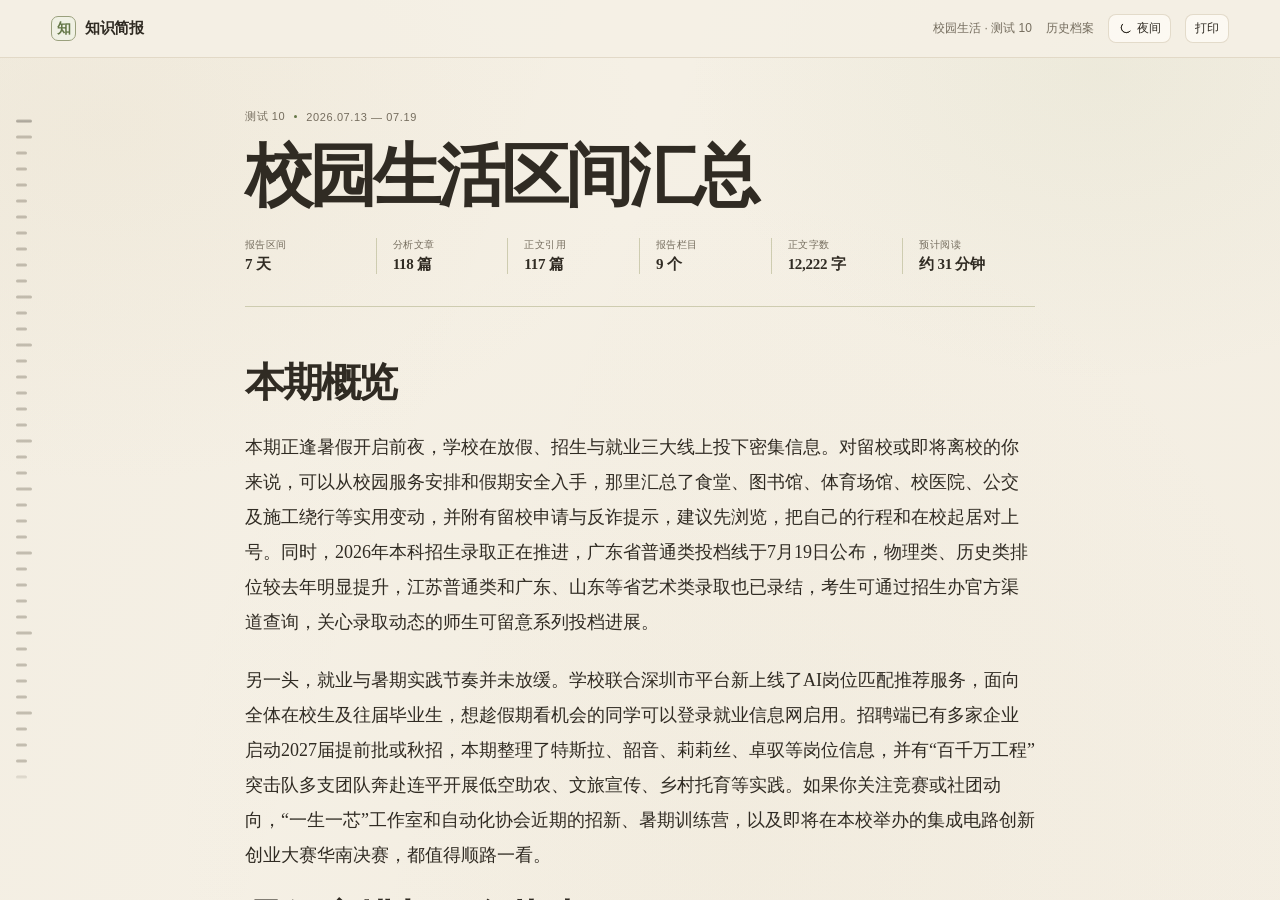
<file: index.html>
<!doctype html>
<html lang="zh-CN">
  <head>
    <meta charset="UTF-8" />
    <meta name="viewport" content="width=device-width, initial-scale=1.0" />
    <meta name="theme-color" content="#f5f0e5" />
    <meta name="description" content="知识简报公开阅读页原型" />
    <title>知识简报 · 校园生活周报</title>
    <script type="module" crossorigin src="./assets/report-C4u0agL7.js"></script>
    <link rel="modulepreload" crossorigin href="./assets/public-report-ChOg08Ji.js">
    <link rel="stylesheet" crossorigin href="./assets/public-report-DPh4A_dp.css">
    <link rel="stylesheet" crossorigin href="./assets/report-feLMW8NX.css">
  </head>
  <body>
    <div id="public-report-app"></div>
  </body>
</html>
</file>
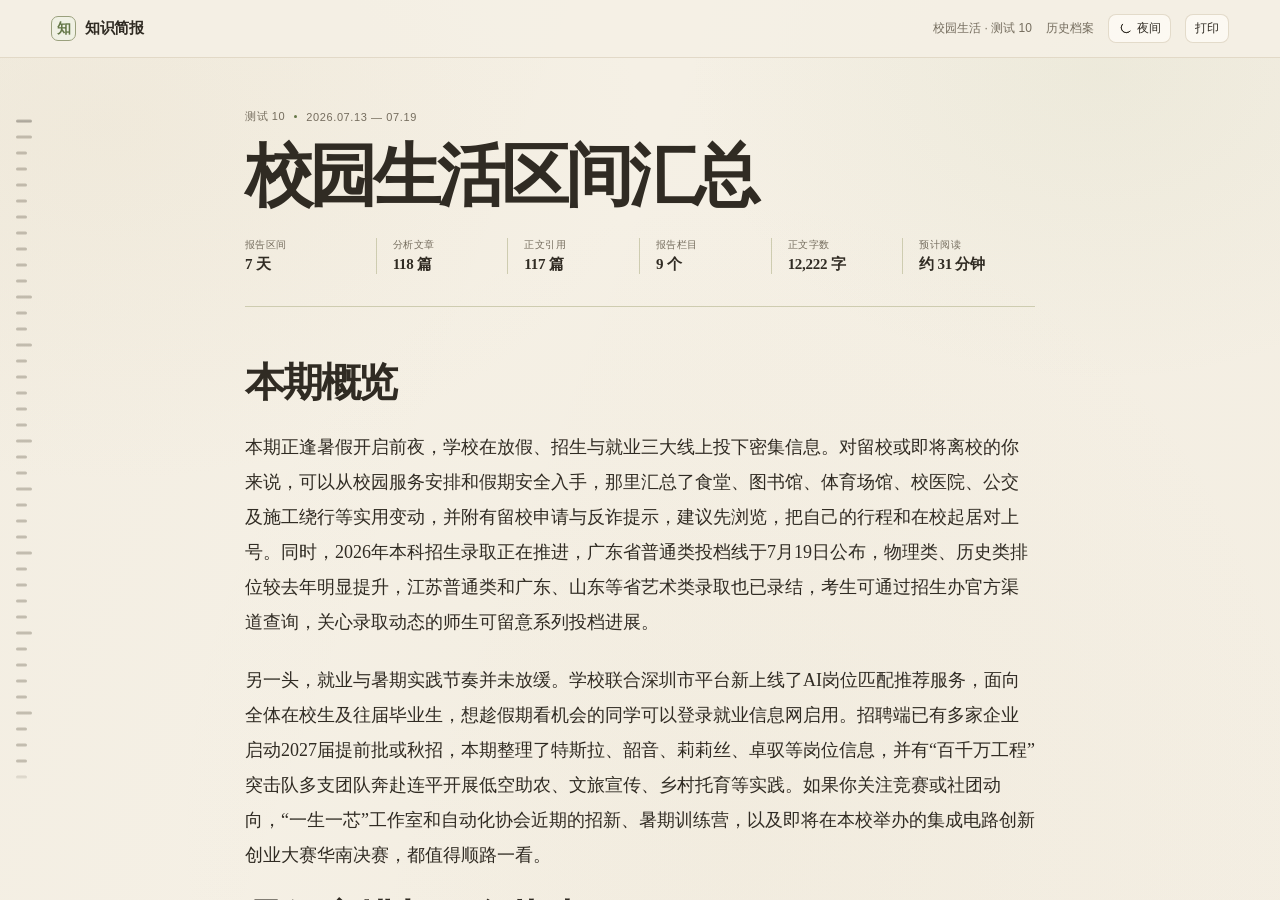
<file: reports/daily-2026-07-27--07820ab165f3/index.html>
<!doctype html>
<html lang="zh-CN">
  <head>
    <meta charset="UTF-8" />
    <meta name="viewport" content="width=device-width, initial-scale=1.0" />
    <meta name="theme-color" content="#f5f0e5" />
    <meta name="description" content="知识简报公开阅读页原型" />
    <title>知识简报 · 报告</title>
    <script type="module" crossorigin src="../../assets/report-C4u0agL7.js"></script>
    <link rel="modulepreload" crossorigin href="../../assets/public-report-ChOg08Ji.js">
    <link rel="stylesheet" crossorigin href="../../assets/public-report-DPh4A_dp.css">
    <link rel="stylesheet" crossorigin href="../../assets/report-feLMW8NX.css">
  </head>
  <body>
    <div id="public-report-app"></div>
  </body>
</html>
</file>
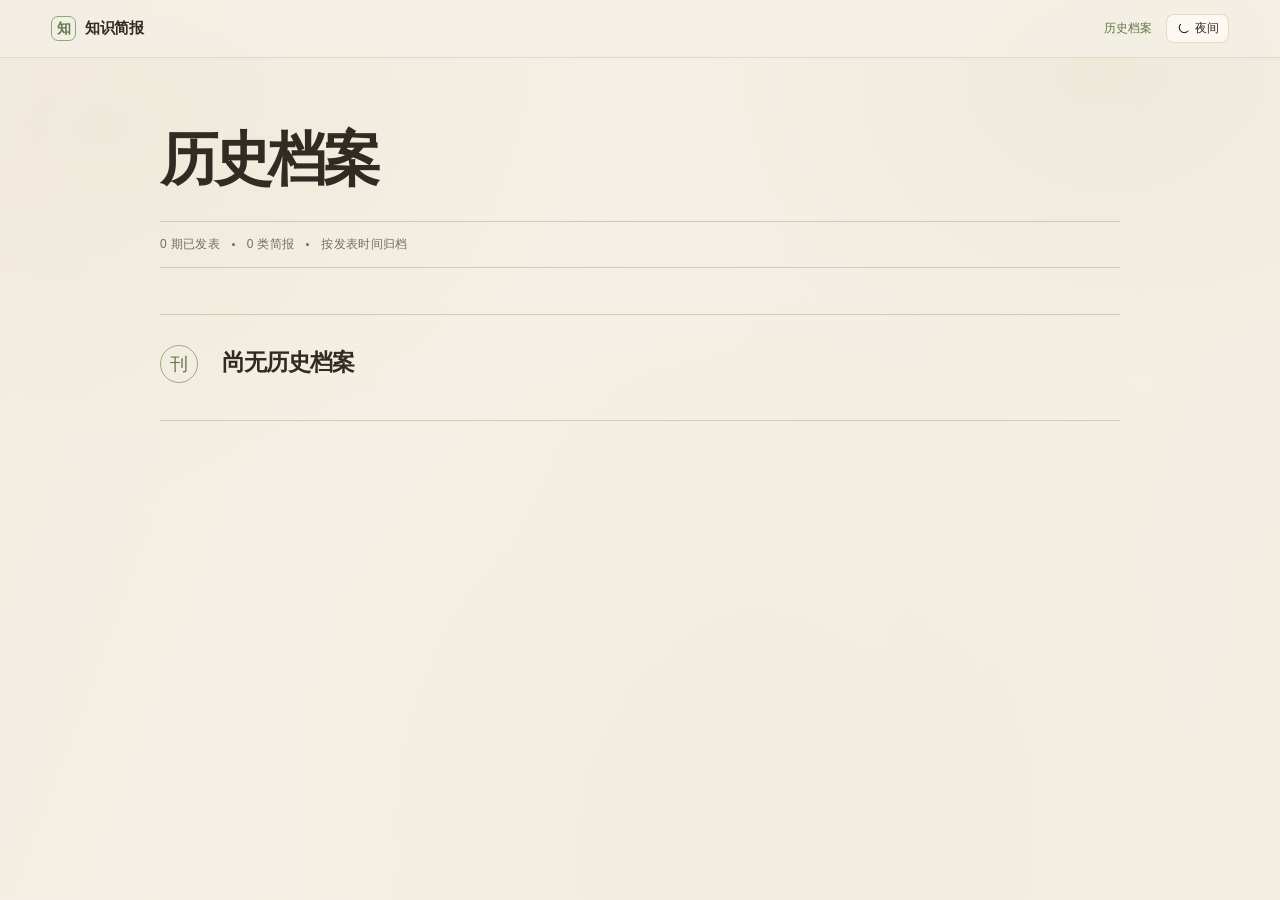
<file: archive.html>
<!doctype html>
<html lang="zh-CN">
  <head>
    <meta charset="UTF-8" />
    <meta name="viewport" content="width=device-width, initial-scale=1.0" />
    <meta name="theme-color" content="#f5f0e5" />
    <meta name="description" content="知识简报历史档案" />
    <title>历史档案 · 知识简报</title>
    <script type="module" crossorigin src="./assets/archive-pRGM8UZ7.js"></script>
    <link rel="modulepreload" crossorigin href="./assets/public-report-ChOg08Ji.js">
    <link rel="stylesheet" crossorigin href="./assets/public-report-DPh4A_dp.css">
  </head>
  <body>
    <div id="public-report-app"></div>
  </body>
</html>
</file>
<file: assets/public-report-DPh4A_dp.css>
:root{--lightningcss-light:initial;--lightningcss-dark: ;color-scheme:light;--vk-bg-quiet:#f5f0e5;--vk-bg-center:#fcfaf4;--vk-bg-panel:#fffdf7;--vk-bg-hover:#ece5d5;--vk-border:#ded5c2;--vk-accent:#9aad75;--vk-accent-strong:#647747;--vk-text:#302b23;--vk-muted:#756d5e;--vk-divider-subtle:color-mix(in srgb, var(--vk-accent) 23%, var(--vk-border));--vk-action-bg:#3e4b2e;--vk-action-fg:#fffdf7;--vk-radius-control:8px;--vk-radius-input:10px;--vk-radius-surface:12px;--vk-radius-feature:14px;--vk-radius-pill:999px;--vk-space-xs:4px;--vk-space-control:8px;--vk-space-cluster:12px;--vk-space-panel:16px;--vk-space-section:24px;--vk-space-page:32px;--vk-type-meta-size:.6875rem;--vk-type-label-size:.75rem;--vk-ease-out:cubic-bezier(.23, 1, .32, 1)}:root[data-theme=night]{--lightningcss-light: ;--lightningcss-dark:initial;color-scheme:dark;--vk-bg-quiet:#171a17;--vk-bg-center:#20231e;--vk-bg-panel:#262920;--vk-bg-hover:#30352a;--vk-border:#525646;--vk-accent:#9fae76;--vk-accent-strong:#c5d29d;--vk-text:#f0ebde;--vk-muted:#b8b2a4;--vk-divider-subtle:color-mix(in srgb, var(--vk-accent) 27%, var(--vk-border));--vk-action-bg:#d4dfad;--vk-action-fg:#202319}*{box-sizing:border-box}html,body,#public-report-app{width:100%;height:100%}html{background:var(--vk-bg-quiet)}body{color:var(--vk-text);background:radial-gradient(ellipse at 8% 14%, #d8cba921, transparent 34rem), radial-gradient(ellipse at 86% 8%, color-mix(in srgb, var(--vk-accent) 8%, transparent), transparent 26rem), radial-gradient(ellipse at 58% 92%, #c9b9900f, transparent 36rem), linear-gradient(110deg, #ab997808, transparent 38%, #a78b6505), var(--vk-bg-quiet);-webkit-font-smoothing:antialiased;text-rendering:optimizelegibility;margin:0;font-family:Songti SC,STSong,Noto Serif CJK SC,Source Han Serif SC,Iowan Old Style,Georgia,serif}body:before{z-index:0;pointer-events:none;opacity:.14;mix-blend-mode:multiply;background-image:url("data:image/svg+xml,%3Csvg viewBox='0 0 360 260' xmlns='http://www.w3.org/2000/svg'%3E%3Cfilter id='xuan-paper'%3E%3CfeTurbulence type='fractalNoise' baseFrequency='.012%20.16' numOctaves='4' seed='13'/%3E%3CfeColorMatrix type='saturate' values='0'/%3E%3C/filter%3E%3Crect width='100%25' height='100%25' filter='url(%23xuan-paper)' opacity='.5'/%3E%3C/svg%3E");background-size:360px 260px;position:fixed;inset:0}:root[data-theme=night] body{background:radial-gradient(ellipse at 8% 14%, #7d785f14, transparent 34rem), radial-gradient(ellipse at 86% 8%, color-mix(in srgb, var(--vk-accent) 8%, transparent), transparent 26rem), radial-gradient(ellipse at 58% 92%, #88795e0f, transparent 36rem), linear-gradient(110deg, #88936e0d, transparent 38%, #a18f6d08), var(--vk-bg-quiet)}:root[data-theme=night] body:before{opacity:.18;mix-blend-mode:soft-light}button,a{font:inherit}a{color:inherit}button:focus-visible,a:focus-visible{outline:2px solid color-mix(in srgb, var(--vk-accent-strong) 74%, transparent);outline-offset:3px}.public-report-page{z-index:1;width:100%;height:100%;position:relative}.public-report-reader{scroll-behavior:smooth;width:100%;height:100%;overflow:auto}.public-report-topbar{z-index:10;border-bottom:1px solid color-mix(in srgb, var(--vk-border) 84%, transparent);background:color-mix(in srgb, var(--vk-bg-quiet) 84%, transparent);-webkit-backdrop-filter:blur(18px)saturate(120%);justify-content:space-between;align-items:center;height:58px;padding:0 clamp(18px,4vw,58px);display:flex;position:sticky;top:0}.public-report-brand{color:var(--vk-text);letter-spacing:-.025em;align-items:center;gap:9px;font-size:15px;font-weight:650;text-decoration:none;display:inline-flex}.public-report-brand-mark{border:1px solid color-mix(in srgb, var(--vk-accent-strong) 56%, var(--vk-border));background:color-mix(in srgb, var(--vk-accent) 15%, var(--vk-bg-panel));width:25px;height:25px;color:var(--vk-accent-strong);border-radius:7px;place-items:center;font-size:14px;font-weight:700;display:grid}.public-report-actions{color:var(--vk-muted);align-items:center;gap:14px;font-family:-apple-system,BlinkMacSystemFont,SF Pro Text,PingFang SC,sans-serif;font-size:12px;display:inline-flex}.public-report-archive-link{color:var(--vk-muted);transition:color .14s var(--vk-ease-out);text-decoration:none}.public-report-archive-link:hover,.public-report-archive-link.is-current{color:var(--vk-accent-strong)}.public-report-actions button{border:1px solid color-mix(in srgb, var(--vk-border) 84%, transparent);border-radius:var(--vk-radius-control);background:color-mix(in srgb, var(--vk-bg-panel) 72%, transparent);color:var(--vk-text);cursor:pointer;transition:background-color .12s var(--vk-ease-out), border-color .12s var(--vk-ease-out);padding:5px 9px}.public-report-actions button:hover{border-color:color-mix(in srgb, var(--vk-accent-strong) 36%, var(--vk-border));background:var(--vk-bg-panel)}.public-report-theme-toggle{align-items:center;gap:5px;display:inline-flex}.public-report-theme-toggle svg{fill:none;stroke:currentColor;stroke-linecap:round;stroke-linejoin:round;stroke-width:1.7px;width:14px;height:14px}::view-transition-old(root){mix-blend-mode:normal;animation:none}::view-transition-new(root){mix-blend-mode:normal;animation:none}::view-transition-old(root){z-index:1}::view-transition-new(root){z-index:20}.public-report-article{width:min(100% - 40px,790px);margin:0 auto;padding:clamp(32px,4vw,56px) 0 64px}.public-report-hero{border-bottom:1px solid var(--vk-divider-subtle);padding-bottom:32px}.public-report-issue{color:var(--vk-muted);letter-spacing:.055em;align-items:center;gap:9px;font-family:-apple-system,BlinkMacSystemFont,SF Pro Text,PingFang SC,sans-serif;font-size:11px;display:flex}.public-report-issue i{background:var(--vk-accent-strong);border-radius:50%;width:3px;height:3px;display:inline-block}.public-report-hero-grid{margin-top:16px}.public-report-kicker,.public-report-section-label{color:var(--vk-accent-strong);letter-spacing:.09em;text-transform:uppercase;margin:0 0 10px;font-family:-apple-system,BlinkMacSystemFont,SF Pro Text,PingFang SC,sans-serif;font-size:11px;font-weight:700}.public-report-hero h1{letter-spacing:-.06em;text-wrap:balance;max-width:610px;margin:0;font-size:clamp(42px,6vw,68px);font-weight:600;line-height:1.08}.public-report-facts{grid-template-columns:repeat(6,minmax(0,1fr));gap:0;margin-top:24px;display:grid}.public-report-facts div{border-right:1px solid var(--vk-divider-subtle);gap:3px;min-width:0;padding:0 16px;display:grid}.public-report-facts div:first-child{padding-left:0}.public-report-facts div:last-child{border:0;padding-right:0}.public-report-facts span{color:var(--vk-muted);letter-spacing:.045em;font-family:-apple-system,BlinkMacSystemFont,SF Pro Text,PingFang SC,sans-serif;font-size:10px}.public-report-facts strong{color:var(--vk-text);letter-spacing:-.02em;font-size:15px;font-weight:600}.public-report-prose{padding-top:52px;font-size:18px;line-height:1.95}.public-report-load-error{border:1px solid var(--vk-divider-subtle);border-radius:var(--vk-radius-surface);color:var(--vk-muted);margin:52px 0 0;padding:18px 20px;font-size:16px;line-height:1.7}.public-report-prose section+section{margin-top:74px}.public-report-lead{border:1px solid color-mix(in srgb, var(--vk-border) 78%, transparent);border-radius:var(--vk-radius-surface);background:color-mix(in srgb, var(--vk-bg-panel) 58%, transparent);padding:21px 24px 23px}.public-report-prose p{text-wrap:pretty;margin:0 0 1.25em}.public-report-prose h2{max-width:620px;color:var(--vk-text);letter-spacing:-.055em;text-wrap:balance;margin:0 0 24px;scroll-margin-top:82px;font-size:clamp(30px,4vw,40px);font-weight:600;line-height:1.18}.public-report-prose h3{color:var(--vk-text);letter-spacing:-.035em;margin:2.2em 0 .8em;scroll-margin-top:82px;font-size:23px;font-weight:600;line-height:1.28}.public-report-prose h4{color:var(--vk-text);letter-spacing:-.025em;margin:1.8em 0 .72em;scroll-margin-top:82px;font-size:19px;font-weight:650;line-height:1.35}.public-report-prose strong{font-weight:700}.public-report-prose sup{vertical-align:super;margin-left:2px;font-family:-apple-system,BlinkMacSystemFont,SF Pro Text,PingFang SC,sans-serif;font-size:10px;font-weight:700}.public-report-prose sup a{color:var(--vk-accent-strong);text-decoration:none}.public-report-prose blockquote{border-left:3px solid color-mix(in srgb, var(--vk-accent) 72%, transparent);color:color-mix(in srgb, var(--vk-text) 80%, var(--vk-muted));margin:2em 0;padding:3px 0 3px 24px;font-size:20px;font-style:italic;line-height:1.7}.public-report-prose blockquote p{margin:0}.public-report-prose ul,.public-report-prose ol{margin:1.2em 0;padding-left:1.45em}.public-report-prose li{margin:.46em 0;padding-left:.2em}.public-report-prose li::marker{color:var(--vk-accent-strong);font-family:-apple-system,BlinkMacSystemFont,sans-serif;font-size:.8em;font-weight:700}.public-report-prose .markdown-table-scroll{border:1px solid color-mix(in srgb, var(--vk-border) 84%, transparent);border-radius:var(--vk-radius-surface);background:color-mix(in srgb, var(--vk-bg-panel) 56%, transparent);width:100%;margin:1.5em 0 1.7em;overflow-x:auto}.public-report-prose table{border-collapse:collapse;width:max-content;min-width:100%;font-size:15px;line-height:1.65}.public-report-prose th,.public-report-prose td{border-right:1px solid var(--vk-divider-subtle);border-bottom:1px solid var(--vk-divider-subtle);text-align:left;vertical-align:top;min-width:9em;padding:.72em .84em}.public-report-prose th{color:var(--vk-text);background:color-mix(in srgb, var(--vk-bg-hover) 60%, var(--vk-bg-panel));letter-spacing:.01em;font-family:-apple-system,BlinkMacSystemFont,SF Pro Text,PingFang SC,sans-serif;font-size:12px;font-weight:650}.public-report-prose th:last-child,.public-report-prose td:last-child{border-right:0}.public-report-prose tr:last-child td{border-bottom:0}.public-report-prose .markdown-footnotes{border:0;border-top:1px solid var(--vk-divider-subtle);color:var(--vk-muted);background:0 0;border-radius:0;margin-top:4em;padding:24px 0 0;font-family:-apple-system,BlinkMacSystemFont,SF Pro Text,PingFang SC,sans-serif;font-size:13px;line-height:1.65}.public-report-prose .markdown-footnotes ol{margin:0;padding-left:1.45em}.public-report-prose .markdown-footnotes li{margin:.64em 0}.public-report-prose .markdown-footnotes a{color:var(--vk-text);text-decoration:none}.public-report-prose .markdown-footnotes a:hover{color:var(--vk-accent-strong)}.public-report-prose .markdown-footnote-ref{vertical-align:super;margin:0 .08em;font-family:-apple-system,BlinkMacSystemFont,SF Pro Text,PingFang SC,sans-serif;font-size:10px;line-height:0}.public-report-prose .markdown-footnote-ref a{color:var(--vk-accent-strong);border-radius:6px;font-weight:700;line-height:1;text-decoration:none;transition:color .14s,background-color .14s;display:inline-block;position:relative}.public-report-prose .markdown-footnote-preview{z-index:24;border:1px solid color-mix(in srgb, var(--vk-border) 84%, transparent);background:color-mix(in srgb, var(--vk-bg-panel) 96%, var(--vk-bg-center));width:max-content;min-width:190px;max-width:min(300px,100vw - 36px);box-shadow:0 10px 26px color-mix(in srgb, var(--vk-text) 12%, transparent);color:var(--vk-text);font-variant-numeric:normal;text-align:left;opacity:0;visibility:hidden;pointer-events:none;border-radius:8px;gap:4px;padding:10px 12px 9px;font-family:-apple-system,BlinkMacSystemFont,SF Pro Text,PingFang SC,sans-serif;font-size:12px;font-style:normal;font-weight:400;line-height:1.4;transition:opacity .12s,transform .12s,visibility .12s step-end;display:grid;position:absolute;bottom:calc(100% + 12px);right:-10px;overflow:visible;transform:translateY(3px)}.public-report-prose .markdown-footnote-preview:after{border-right:1px solid color-mix(in srgb, var(--vk-border) 84%, transparent);border-bottom:1px solid color-mix(in srgb, var(--vk-border) 84%, transparent);background:color-mix(in srgb, var(--vk-bg-panel) 96%, var(--vk-bg-center));content:"";width:8px;height:8px;position:absolute;bottom:-5px;right:12px;transform:rotate(45deg)}.public-report-prose .markdown-footnote-preview.is-open-right{left:-10px;right:auto}.public-report-prose .markdown-footnote-preview.is-open-right:after{left:12px;right:auto}.public-report-prose .markdown-footnote-preview-title{color:var(--vk-text);text-overflow:ellipsis;white-space:nowrap;font-size:12px;font-weight:700;display:block;overflow:hidden}.public-report-prose .markdown-footnote-preview-source{color:var(--vk-muted);text-overflow:ellipsis;white-space:nowrap;font-size:11px;font-weight:400;display:block;overflow:hidden}.public-report-prose .markdown-footnote-ref a:hover .markdown-footnote-preview,.public-report-prose .markdown-footnote-ref a:focus-visible .markdown-footnote-preview{opacity:1;visibility:visible;transition:opacity .12s,transform .12s,visibility;transform:translateY(0)}.public-report-prose .markdown-footnote-ref a:hover{color:var(--vk-text);background:color-mix(in srgb, var(--vk-muted) 10%, transparent)}.public-report-summary-list{border-top:1px solid var(--vk-divider-subtle);gap:0;margin-top:4px;display:grid}.public-report-summary-list article{border-bottom:1px solid var(--vk-divider-subtle);grid-template-columns:34px minmax(0,1fr);gap:14px;padding:17px 4px;display:grid}.public-report-summary-list span{color:var(--vk-accent-strong);letter-spacing:.045em;padding-top:4px;font-family:-apple-system,BlinkMacSystemFont,SF Pro Text,PingFang SC,sans-serif;font-size:10px;font-weight:700}.public-report-summary-list p{margin:0;font-size:17px;line-height:1.72}.public-report-summary-list strong{font-weight:700}.public-report-sources{padding-top:8px}.public-report-sources ol{padding-left:1.4em;font-size:15px;line-height:1.7}.public-report-sources li{margin:1em 0}.public-report-sources a{color:var(--vk-text);-webkit-text-decoration-color:color-mix(in srgb, var(--vk-accent-strong) 56%, transparent);text-decoration-color:color-mix(in srgb, var(--vk-accent-strong) 56%, transparent);text-underline-offset:3px;text-decoration-thickness:1px}.public-report-sources a:hover{color:var(--vk-accent-strong)}.public-report-sources span{color:var(--vk-muted);font-size:13px}.public-archive{width:min(100% - 40px,960px);margin:0 auto;padding:clamp(42px,6vw,72px) 0 76px}.public-archive-heading{display:block}.public-archive-heading h1{color:var(--vk-text);letter-spacing:-.065em;margin:0;font-size:clamp(40px,5vw,58px);font-weight:600;line-height:1.05}.public-archive-summary{border-top:1px solid var(--vk-divider-subtle);border-bottom:1px solid var(--vk-divider-subtle);color:var(--vk-muted);letter-spacing:.025em;align-items:center;gap:12px;margin-top:30px;padding:14px 0;font-family:-apple-system,BlinkMacSystemFont,SF Pro Text,PingFang SC,sans-serif;font-size:12px;display:flex}.public-archive-summary i,.public-archive-item-main>p i{background:var(--vk-accent-strong);vertical-align:middle;border-radius:50%;width:3px;height:3px;display:inline-block}.public-archive-list{margin-top:22px}.public-archive-item{border-bottom:1px solid var(--vk-divider-subtle);grid-template-columns:112px minmax(0,1fr) auto;align-items:start;gap:24px;padding:30px 0 29px;display:grid}.public-archive-item>time{color:var(--vk-accent-strong);letter-spacing:.055em;padding-top:7px;font-family:-apple-system,BlinkMacSystemFont,SF Pro Text,PingFang SC,sans-serif;font-size:11px;font-weight:650}.public-archive-item-main>p{color:var(--vk-muted);letter-spacing:.04em;align-items:center;gap:8px;margin:0 0 9px;font-family:-apple-system,BlinkMacSystemFont,SF Pro Text,PingFang SC,sans-serif;font-size:11px;display:flex}.public-archive-item h2{color:var(--vk-text);letter-spacing:-.045em;margin:0;font-size:clamp(25px,3vw,34px);font-weight:600;line-height:1.2}.public-archive-item h2 a{text-decoration:none}.public-archive-item h2 a:hover{color:var(--vk-accent-strong)}.public-archive-item dl{color:var(--vk-muted);flex-wrap:wrap;gap:9px 22px;margin:18px 0 0;font-family:-apple-system,BlinkMacSystemFont,SF Pro Text,PingFang SC,sans-serif;font-size:12px;display:flex}.public-archive-item dl div{gap:6px;display:inline-flex}.public-archive-item dt{color:color-mix(in srgb, var(--vk-muted) 78%, transparent)}.public-archive-item dd{color:var(--vk-text);margin:0}.public-archive-item dd a{color:var(--vk-text);text-decoration:none}.public-archive-item dd a:hover{color:var(--vk-accent-strong)}.public-archive-open{color:var(--vk-text);white-space:nowrap;align-self:center;padding:7px 0;font-family:-apple-system,BlinkMacSystemFont,SF Pro Text,PingFang SC,sans-serif;font-size:12px;font-weight:650;text-decoration:none}.public-archive-open:hover{color:var(--vk-accent-strong)}.public-archive-empty{border-top:1px solid var(--vk-divider-subtle);border-bottom:1px solid var(--vk-divider-subtle);grid-template-columns:42px minmax(0,460px);align-items:start;gap:20px;margin-top:46px;padding:30px 0 34px;display:grid}.public-archive-empty-mark{border:1px solid color-mix(in srgb, var(--vk-accent-strong) 48%, var(--vk-border));width:38px;height:38px;color:var(--vk-accent-strong);border-radius:50%;place-items:center;font-size:18px;display:grid}.public-archive-empty h2{letter-spacing:-.04em;margin:2px 0 8px;font-size:23px;font-weight:600}.public-archive-empty p{color:var(--vk-muted);margin:0;font-size:16px;line-height:1.8}@media (width<=700px){.public-report-topbar{height:52px;padding:0 18px}.public-report-actions span{display:none}.public-report-article{width:min(100% - 32px,790px);padding-top:32px}.public-report-facts{grid-template-columns:repeat(2,minmax(0,1fr));row-gap:14px}.public-report-facts div{padding:0 16px}.public-report-facts div:nth-child(2n){border-right:0;padding-right:0}.public-report-facts div:nth-child(odd){border-right:1px solid var(--vk-divider-subtle);padding-left:0}.public-report-prose{padding-top:42px;font-size:17px;line-height:1.88}.public-report-prose section+section{margin-top:58px}.public-report-lead{padding:18px 19px 20px}.public-report-prose .markdown-footnotes{padding-top:18px}.public-archive{width:min(100% - 32px,960px);padding-top:42px}.public-archive-summary{gap:9px;font-size:11px}.public-archive-item{grid-template-columns:1fr auto;gap:10px 16px}.public-archive-item>time{grid-column:1/-1;padding-top:0}.public-archive-empty{grid-template-columns:38px minmax(0,1fr);gap:14px;margin-top:48px}}@media print{.public-report-reader{height:auto;overflow:visible}.public-report-topbar{-webkit-backdrop-filter:none;backdrop-filter:none;background:0 0;position:static}.public-report-actions button,.report-outline-rail,.report-outline-card{display:none!important}.public-report-article{width:auto;max-width:none;padding-top:36px}}@media (prefers-reduced-motion:reduce){.public-report-reader{scroll-behavior:auto}.public-report-actions button{transition:none}}
</file>
<file: assets/report-feLMW8NX.css>
.report-outline-rail{z-index:18;width:52px;height:var(--report-outline-rail-height);overscroll-behavior:contain;scrollbar-width:none;flex-direction:column;display:flex;position:fixed;overflow-y:auto;transform:translateY(-50%)}.report-outline-rail::-webkit-scrollbar{display:none}.report-outline-rail-item{flex:0 0 var(--report-outline-marker-pitch,16px);width:52px;min-height:var(--report-outline-marker-pitch,16px);color:var(--vk-muted);cursor:pointer;touch-action:none;background:0 0;border:0;align-items:center;margin:0;padding:0;display:flex}.report-outline-rail-item>span{width:calc(52px * var(--report-outline-marker-scale,.24));opacity:.38;height:3px;transition:width .18s var(--vk-ease-out), opacity .14s ease, background-color .14s ease;will-change:width;background:currentColor;display:block;border-radius:999px!important}.report-outline-rail.is-lensing .report-outline-rail-item>span{transition:width .15s var(--vk-ease-out), opacity .1s ease, background-color .1s ease}.report-outline-rail.is-dense{-webkit-mask-image:linear-gradient(#0000 0,#000 24px calc(100% - 24px),#0000 100%);mask-image:linear-gradient(#0000 0,#000 24px calc(100% - 24px),#0000 100%)}.report-outline-rail-item.is-active{color:var(--vk-text)}.report-outline-rail-item.is-active>span{opacity:.9}.report-outline-rail-item:hover>span{opacity:.72}.report-outline-rail-item:focus-visible{outline:none}.report-outline-rail-item:focus-visible>span{color:var(--vk-accent-strong);opacity:1;box-shadow:0 0 0 3px color-mix(in srgb, var(--vk-accent) 20%, transparent)}.report-outline-card{z-index:19;box-sizing:border-box;border:1px solid color-mix(in srgb, var(--vk-border) 62%, #ffffff8c);background:color-mix(in srgb, var(--vk-bg-panel) 92%, transparent);min-height:96px;max-height:112px;box-shadow:0 12px 30px color-mix(in srgb, var(--vk-text) 12%, transparent), inset 0 1px 0 #ffffff8a;-webkit-backdrop-filter:blur(28px)saturate(145%);transform-origin:0;pointer-events:auto;border-radius:16px;padding:14px 16px;position:fixed;overflow:hidden}.report-outline-card strong{color:var(--vk-text);letter-spacing:-.012em;text-overflow:ellipsis;white-space:nowrap;font-size:16px;font-weight:680;line-height:1.28;display:block;overflow:hidden}.report-outline-card p{color:var(--vk-muted);font-size:var(--vk-type-meta-size);-webkit-line-clamp:2;-webkit-box-orient:vertical;margin:6px 0 0;line-height:1.45;display:-webkit-box;overflow:hidden}.report-outline-card-enter-active{transition:opacity .13s var(--vk-ease-out), transform .13s var(--vk-ease-out)}.report-outline-card-leave-active{transition:none}.report-outline-card-enter-from,.report-outline-card-leave-to{opacity:0;transform:scale(.985)}@media (prefers-reduced-motion:reduce){.report-outline-rail-item>span{transition:opacity .1s,background-color .1s}.report-outline-card-enter-active,.report-outline-card-leave-active{transition:opacity .1s}.report-outline-card-enter-from,.report-outline-card-leave-to{filter:none;transform:none}}@media (prefers-contrast:more),(prefers-reduced-transparency:reduce){.report-outline-rail-item>span{opacity:.68}.report-outline-rail-item.is-active>span{opacity:1}.report-outline-card{background:var(--vk-bg-panel);-webkit-backdrop-filter:none}}@font-face{font-display:block;font-family:KaTeX_AMS;font-style:normal;font-weight:400;src:url(./KaTeX_AMS-Regular-BQhdFMY1.woff2)format("woff2"),url(./KaTeX_AMS-Regular-DMm9YOAa.woff)format("woff"),url(./KaTeX_AMS-Regular-DRggAlZN.ttf)format("truetype")}@font-face{font-display:block;font-family:KaTeX_Caligraphic;font-style:normal;font-weight:700;src:url(./KaTeX_Caligraphic-Bold-Dq_IR9rO.woff2)format("woff2"),url(./KaTeX_Caligraphic-Bold-BEiXGLvX.woff)format("woff"),url(./KaTeX_Caligraphic-Bold-ATXxdsX0.ttf)format("truetype")}@font-face{font-display:block;font-family:KaTeX_Caligraphic;font-style:normal;font-weight:400;src:url(./KaTeX_Caligraphic-Regular-Di6jR-x-.woff2)format("woff2"),url(./KaTeX_Caligraphic-Regular-CTRA-rTL.woff)format("woff"),url(./KaTeX_Caligraphic-Regular-wX97UBjC.ttf)format("truetype")}@font-face{font-display:block;font-family:KaTeX_Fraktur;font-style:normal;font-weight:700;src:url(./KaTeX_Fraktur-Bold-CL6g_b3V.woff2)format("woff2"),url(./KaTeX_Fraktur-Bold-BsDP51OF.woff)format("woff"),url(./KaTeX_Fraktur-Bold-BdnERNNW.ttf)format("truetype")}@font-face{font-display:block;font-family:KaTeX_Fraktur;font-style:normal;font-weight:400;src:url(./KaTeX_Fraktur-Regular-CTYiF6lA.woff2)format("woff2"),url(./KaTeX_Fraktur-Regular-Dxdc4cR9.woff)format("woff"),url(./KaTeX_Fraktur-Regular-CB_wures.ttf)format("truetype")}@font-face{font-display:block;font-family:KaTeX_Main;font-style:normal;font-weight:700;src:url(./KaTeX_Main-Bold-Cx986IdX.woff2)format("woff2"),url(./KaTeX_Main-Bold-Jm3AIy58.woff)format("woff"),url(./KaTeX_Main-Bold-waoOVXN0.ttf)format("truetype")}@font-face{font-display:block;font-family:KaTeX_Main;font-style:italic;font-weight:700;src:url(./KaTeX_Main-BoldItalic-DxDJ3AOS.woff2)format("woff2"),url(./KaTeX_Main-BoldItalic-SpSLRI95.woff)format("woff"),url(./KaTeX_Main-BoldItalic-DzxPMmG6.ttf)format("truetype")}@font-face{font-display:block;font-family:KaTeX_Main;font-style:italic;font-weight:400;src:url(./KaTeX_Main-Italic-NWA7e6Wa.woff2)format("woff2"),url(./KaTeX_Main-Italic-BMLOBm91.woff)format("woff"),url(./KaTeX_Main-Italic-3WenGoN9.ttf)format("truetype")}@font-face{font-display:block;font-family:KaTeX_Main;font-style:normal;font-weight:400;src:url(./KaTeX_Main-Regular-B22Nviop.woff2)format("woff2"),url(./KaTeX_Main-Regular-Dr94JaBh.woff)format("woff"),url(./KaTeX_Main-Regular-ypZvNtVU.ttf)format("truetype")}@font-face{font-display:block;font-family:KaTeX_Math;font-style:italic;font-weight:700;src:url(./KaTeX_Math-BoldItalic-CZnvNsCZ.woff2)format("woff2"),url(./KaTeX_Math-BoldItalic-iY-2wyZ7.woff)format("woff"),url(./KaTeX_Math-BoldItalic-B3XSjfu4.ttf)format("truetype")}@font-face{font-display:block;font-family:KaTeX_Math;font-style:italic;font-weight:400;src:url(./KaTeX_Math-Italic-t53AETM-.woff2)format("woff2"),url(./KaTeX_Math-Italic-DA0__PXp.woff)format("woff"),url(./KaTeX_Math-Italic-flOr_0UB.ttf)format("truetype")}@font-face{font-display:block;font-family:KaTeX_SansSerif;font-style:normal;font-weight:700;src:url(./KaTeX_SansSerif-Bold-D1sUS0GD.woff2)format("woff2"),url(./KaTeX_SansSerif-Bold-DbIhKOiC.woff)format("woff"),url(./KaTeX_SansSerif-Bold-CFMepnvq.ttf)format("truetype")}@font-face{font-display:block;font-family:KaTeX_SansSerif;font-style:italic;font-weight:400;src:url(./KaTeX_SansSerif-Italic-C3H0VqGB.woff2)format("woff2"),url(./KaTeX_SansSerif-Italic-DN2j7dab.woff)format("woff"),url(./KaTeX_SansSerif-Italic-YYjJ1zSn.ttf)format("truetype")}@font-face{font-display:block;font-family:KaTeX_SansSerif;font-style:normal;font-weight:400;src:url(./KaTeX_SansSerif-Regular-DDBCnlJ7.woff2)format("woff2"),url(./KaTeX_SansSerif-Regular-CS6fqUqJ.woff)format("woff"),url(./KaTeX_SansSerif-Regular-BNo7hRIc.ttf)format("truetype")}@font-face{font-display:block;font-family:KaTeX_Script;font-style:normal;font-weight:400;src:url(./KaTeX_Script-Regular-D3wIWfF6.woff2)format("woff2"),url(./KaTeX_Script-Regular-D5yQViql.woff)format("woff"),url(./KaTeX_Script-Regular-C5JkGWo-.ttf)format("truetype")}@font-face{font-display:block;font-family:KaTeX_Size1;font-style:normal;font-weight:400;src:url(./KaTeX_Size1-Regular-mCD8mA8B.woff2)format("woff2"),url(./KaTeX_Size1-Regular-C195tn64.woff)format("woff"),url(./KaTeX_Size1-Regular-Dbsnue_I.ttf)format("truetype")}@font-face{font-display:block;font-family:KaTeX_Size2;font-style:normal;font-weight:400;src:url(./KaTeX_Size2-Regular-Dy4dx90m.woff2)format("woff2"),url(./KaTeX_Size2-Regular-oD1tc_U0.woff)format("woff"),url(./KaTeX_Size2-Regular-B7gKUWhC.ttf)format("truetype")}@font-face{font-display:block;font-family:KaTeX_Size3;font-style:normal;font-weight:400;src:url([data-uri])format("woff2"),url(./KaTeX_Size3-Regular-CTq5MqoE.woff)format("woff"),url(./KaTeX_Size3-Regular-DgpXs0kz.ttf)format("truetype")}@font-face{font-display:block;font-family:KaTeX_Size4;font-style:normal;font-weight:400;src:url(./KaTeX_Size4-Regular-Dl5lxZxV.woff2)format("woff2"),url(./KaTeX_Size4-Regular-BF-4gkZK.woff)format("woff"),url(./KaTeX_Size4-Regular-DWFBv043.ttf)format("truetype")}@font-face{font-display:block;font-family:KaTeX_Typewriter;font-style:normal;font-weight:400;src:url(./KaTeX_Typewriter-Regular-CO6r4hn1.woff2)format("woff2"),url(./KaTeX_Typewriter-Regular-C0xS9mPB.woff)format("woff"),url(./KaTeX_Typewriter-Regular-D3Ib7_Hf.ttf)format("truetype")}.katex{text-indent:0;text-rendering:auto;font:1.21em/1.2 KaTeX_Main,Times New Roman,serif;position:relative}.katex *{border-color:currentColor;-ms-high-contrast-adjust:none!important}.katex .katex-version:after{content:"0.16.47"}.katex .katex-mathml{clip-path:inset(50%);border:0;width:1px;height:1px;padding:0;position:absolute;overflow:hidden}.katex .katex-html>.newline{display:block}.katex .base{white-space:nowrap;width:min-content;position:relative}.katex .base,.katex .strut{display:inline-block}.katex .textbf{font-weight:700}.katex .textit{font-style:italic}.katex .textrm{font-family:KaTeX_Main}.katex .textsf{font-family:KaTeX_SansSerif}.katex .texttt{font-family:KaTeX_Typewriter}.katex .mathnormal{font-family:KaTeX_Math;font-style:italic}.katex .mathit{font-family:KaTeX_Main;font-style:italic}.katex .mathrm{font-style:normal}.katex .mathbf{font-family:KaTeX_Main;font-weight:700}.katex .boldsymbol{font-family:KaTeX_Math;font-style:italic;font-weight:700}.katex .amsrm,.katex .mathbb,.katex .textbb{font-family:KaTeX_AMS}.katex .mathcal{font-family:KaTeX_Caligraphic}.katex .mathfrak,.katex .textfrak{font-family:KaTeX_Fraktur}.katex .mathboldfrak,.katex .textboldfrak{font-family:KaTeX_Fraktur;font-weight:700}.katex .mathtt{font-family:KaTeX_Typewriter}.katex .mathscr,.katex .textscr{font-family:KaTeX_Script}.katex .mathsf,.katex .textsf{font-family:KaTeX_SansSerif}.katex .mathboldsf,.katex .textboldsf{font-family:KaTeX_SansSerif;font-weight:700}.katex .mathitsf,.katex .mathsfit,.katex .textitsf{font-family:KaTeX_SansSerif;font-style:italic}.katex .mainrm{font-family:KaTeX_Main;font-style:normal}.katex .vlist-t{border-collapse:collapse;table-layout:fixed;display:inline-table}.katex .vlist-r{display:table-row}.katex .vlist{vertical-align:bottom;display:table-cell;position:relative}.katex .vlist>span{height:0;display:block;position:relative}.katex .vlist>span>span{display:inline-block}.katex .vlist>span>.pstrut{width:0;overflow:hidden}.katex .vlist-t2{margin-right:-2px}.katex .vlist-s{vertical-align:bottom;width:2px;min-width:2px;font-size:1px;display:table-cell}.katex .vbox{flex-direction:column;align-items:baseline;display:inline-flex}.katex .hbox{width:100%}.katex .hbox,.katex .thinbox{flex-direction:row;display:inline-flex}.katex .thinbox{width:0;max-width:0}.katex .msupsub{text-align:left}.katex .mfrac>span>span{text-align:center}.katex .mfrac .frac-line{border-bottom-style:solid;width:100%;display:inline-block}.katex .hdashline,.katex .hline,.katex .mfrac .frac-line,.katex .overline .overline-line,.katex .rule,.katex .underline .underline-line{min-height:1px}.katex .mspace{display:inline-block}.katex .smash{line-height:0;display:inline}.katex .clap,.katex .llap,.katex .rlap{width:0;position:relative}.katex .clap>.inner,.katex .llap>.inner,.katex .rlap>.inner{position:absolute}.katex .clap>.fix,.katex .llap>.fix,.katex .rlap>.fix{display:inline-block}.katex .llap>.inner{right:0}.katex .clap>.inner,.katex .rlap>.inner{left:0}.katex .clap>.inner>span{margin-left:-50%;margin-right:50%}.katex .rule{border:0 solid;display:inline-block;position:relative}.katex .hline,.katex .overline .overline-line,.katex .underline .underline-line{border-bottom-style:solid;width:100%;display:inline-block}.katex .hdashline{border-bottom-style:dashed;width:100%;display:inline-block}.katex .sqrt>.root{margin-left:.277778em;margin-right:-.555556em}.katex .fontsize-ensurer.reset-size1.size1,.katex .sizing.reset-size1.size1{font-size:1em}.katex .fontsize-ensurer.reset-size1.size2,.katex .sizing.reset-size1.size2{font-size:1.2em}.katex .fontsize-ensurer.reset-size1.size3,.katex .sizing.reset-size1.size3{font-size:1.4em}.katex .fontsize-ensurer.reset-size1.size4,.katex .sizing.reset-size1.size4{font-size:1.6em}.katex .fontsize-ensurer.reset-size1.size5,.katex .sizing.reset-size1.size5{font-size:1.8em}.katex .fontsize-ensurer.reset-size1.size6,.katex .sizing.reset-size1.size6{font-size:2em}.katex .fontsize-ensurer.reset-size1.size7,.katex .sizing.reset-size1.size7{font-size:2.4em}.katex .fontsize-ensurer.reset-size1.size8,.katex .sizing.reset-size1.size8{font-size:2.88em}.katex .fontsize-ensurer.reset-size1.size9,.katex .sizing.reset-size1.size9{font-size:3.456em}.katex .fontsize-ensurer.reset-size1.size10,.katex .sizing.reset-size1.size10{font-size:4.148em}.katex .fontsize-ensurer.reset-size1.size11,.katex .sizing.reset-size1.size11{font-size:4.976em}.katex .fontsize-ensurer.reset-size2.size1,.katex .sizing.reset-size2.size1{font-size:.833333em}.katex .fontsize-ensurer.reset-size2.size2,.katex .sizing.reset-size2.size2{font-size:1em}.katex .fontsize-ensurer.reset-size2.size3,.katex .sizing.reset-size2.size3{font-size:1.16667em}.katex .fontsize-ensurer.reset-size2.size4,.katex .sizing.reset-size2.size4{font-size:1.33333em}.katex .fontsize-ensurer.reset-size2.size5,.katex .sizing.reset-size2.size5{font-size:1.5em}.katex .fontsize-ensurer.reset-size2.size6,.katex .sizing.reset-size2.size6{font-size:1.66667em}.katex .fontsize-ensurer.reset-size2.size7,.katex .sizing.reset-size2.size7{font-size:2em}.katex .fontsize-ensurer.reset-size2.size8,.katex .sizing.reset-size2.size8{font-size:2.4em}.katex .fontsize-ensurer.reset-size2.size9,.katex .sizing.reset-size2.size9{font-size:2.88em}.katex .fontsize-ensurer.reset-size2.size10,.katex .sizing.reset-size2.size10{font-size:3.45667em}.katex .fontsize-ensurer.reset-size2.size11,.katex .sizing.reset-size2.size11{font-size:4.14667em}.katex .fontsize-ensurer.reset-size3.size1,.katex .sizing.reset-size3.size1{font-size:.714286em}.katex .fontsize-ensurer.reset-size3.size2,.katex .sizing.reset-size3.size2{font-size:.857143em}.katex .fontsize-ensurer.reset-size3.size3,.katex .sizing.reset-size3.size3{font-size:1em}.katex .fontsize-ensurer.reset-size3.size4,.katex .sizing.reset-size3.size4{font-size:1.14286em}.katex .fontsize-ensurer.reset-size3.size5,.katex .sizing.reset-size3.size5{font-size:1.28571em}.katex .fontsize-ensurer.reset-size3.size6,.katex .sizing.reset-size3.size6{font-size:1.42857em}.katex .fontsize-ensurer.reset-size3.size7,.katex .sizing.reset-size3.size7{font-size:1.71429em}.katex .fontsize-ensurer.reset-size3.size8,.katex .sizing.reset-size3.size8{font-size:2.05714em}.katex .fontsize-ensurer.reset-size3.size9,.katex .sizing.reset-size3.size9{font-size:2.46857em}.katex .fontsize-ensurer.reset-size3.size10,.katex .sizing.reset-size3.size10{font-size:2.96286em}.katex .fontsize-ensurer.reset-size3.size11,.katex .sizing.reset-size3.size11{font-size:3.55429em}.katex .fontsize-ensurer.reset-size4.size1,.katex .sizing.reset-size4.size1{font-size:.625em}.katex .fontsize-ensurer.reset-size4.size2,.katex .sizing.reset-size4.size2{font-size:.75em}.katex .fontsize-ensurer.reset-size4.size3,.katex .sizing.reset-size4.size3{font-size:.875em}.katex .fontsize-ensurer.reset-size4.size4,.katex .sizing.reset-size4.size4{font-size:1em}.katex .fontsize-ensurer.reset-size4.size5,.katex .sizing.reset-size4.size5{font-size:1.125em}.katex .fontsize-ensurer.reset-size4.size6,.katex .sizing.reset-size4.size6{font-size:1.25em}.katex .fontsize-ensurer.reset-size4.size7,.katex .sizing.reset-size4.size7{font-size:1.5em}.katex .fontsize-ensurer.reset-size4.size8,.katex .sizing.reset-size4.size8{font-size:1.8em}.katex .fontsize-ensurer.reset-size4.size9,.katex .sizing.reset-size4.size9{font-size:2.16em}.katex .fontsize-ensurer.reset-size4.size10,.katex .sizing.reset-size4.size10{font-size:2.5925em}.katex .fontsize-ensurer.reset-size4.size11,.katex .sizing.reset-size4.size11{font-size:3.11em}.katex .fontsize-ensurer.reset-size5.size1,.katex .sizing.reset-size5.size1{font-size:.555556em}.katex .fontsize-ensurer.reset-size5.size2,.katex .sizing.reset-size5.size2{font-size:.666667em}.katex .fontsize-ensurer.reset-size5.size3,.katex .sizing.reset-size5.size3{font-size:.777778em}.katex .fontsize-ensurer.reset-size5.size4,.katex .sizing.reset-size5.size4{font-size:.888889em}.katex .fontsize-ensurer.reset-size5.size5,.katex .sizing.reset-size5.size5{font-size:1em}.katex .fontsize-ensurer.reset-size5.size6,.katex .sizing.reset-size5.size6{font-size:1.11111em}.katex .fontsize-ensurer.reset-size5.size7,.katex .sizing.reset-size5.size7{font-size:1.33333em}.katex .fontsize-ensurer.reset-size5.size8,.katex .sizing.reset-size5.size8{font-size:1.6em}.katex .fontsize-ensurer.reset-size5.size9,.katex .sizing.reset-size5.size9{font-size:1.92em}.katex .fontsize-ensurer.reset-size5.size10,.katex .sizing.reset-size5.size10{font-size:2.30444em}.katex .fontsize-ensurer.reset-size5.size11,.katex .sizing.reset-size5.size11{font-size:2.76444em}.katex .fontsize-ensurer.reset-size6.size1,.katex .sizing.reset-size6.size1{font-size:.5em}.katex .fontsize-ensurer.reset-size6.size2,.katex .sizing.reset-size6.size2{font-size:.6em}.katex .fontsize-ensurer.reset-size6.size3,.katex .sizing.reset-size6.size3{font-size:.7em}.katex .fontsize-ensurer.reset-size6.size4,.katex .sizing.reset-size6.size4{font-size:.8em}.katex .fontsize-ensurer.reset-size6.size5,.katex .sizing.reset-size6.size5{font-size:.9em}.katex .fontsize-ensurer.reset-size6.size6,.katex .sizing.reset-size6.size6{font-size:1em}.katex .fontsize-ensurer.reset-size6.size7,.katex .sizing.reset-size6.size7{font-size:1.2em}.katex .fontsize-ensurer.reset-size6.size8,.katex .sizing.reset-size6.size8{font-size:1.44em}.katex .fontsize-ensurer.reset-size6.size9,.katex .sizing.reset-size6.size9{font-size:1.728em}.katex .fontsize-ensurer.reset-size6.size10,.katex .sizing.reset-size6.size10{font-size:2.074em}.katex .fontsize-ensurer.reset-size6.size11,.katex .sizing.reset-size6.size11{font-size:2.488em}.katex .fontsize-ensurer.reset-size7.size1,.katex .sizing.reset-size7.size1{font-size:.416667em}.katex .fontsize-ensurer.reset-size7.size2,.katex .sizing.reset-size7.size2{font-size:.5em}.katex .fontsize-ensurer.reset-size7.size3,.katex .sizing.reset-size7.size3{font-size:.583333em}.katex .fontsize-ensurer.reset-size7.size4,.katex .sizing.reset-size7.size4{font-size:.666667em}.katex .fontsize-ensurer.reset-size7.size5,.katex .sizing.reset-size7.size5{font-size:.75em}.katex .fontsize-ensurer.reset-size7.size6,.katex .sizing.reset-size7.size6{font-size:.833333em}.katex .fontsize-ensurer.reset-size7.size7,.katex .sizing.reset-size7.size7{font-size:1em}.katex .fontsize-ensurer.reset-size7.size8,.katex .sizing.reset-size7.size8{font-size:1.2em}.katex .fontsize-ensurer.reset-size7.size9,.katex .sizing.reset-size7.size9{font-size:1.44em}.katex .fontsize-ensurer.reset-size7.size10,.katex .sizing.reset-size7.size10{font-size:1.72833em}.katex .fontsize-ensurer.reset-size7.size11,.katex .sizing.reset-size7.size11{font-size:2.07333em}.katex .fontsize-ensurer.reset-size8.size1,.katex .sizing.reset-size8.size1{font-size:.347222em}.katex .fontsize-ensurer.reset-size8.size2,.katex .sizing.reset-size8.size2{font-size:.416667em}.katex .fontsize-ensurer.reset-size8.size3,.katex .sizing.reset-size8.size3{font-size:.486111em}.katex .fontsize-ensurer.reset-size8.size4,.katex .sizing.reset-size8.size4{font-size:.555556em}.katex .fontsize-ensurer.reset-size8.size5,.katex .sizing.reset-size8.size5{font-size:.625em}.katex .fontsize-ensurer.reset-size8.size6,.katex .sizing.reset-size8.size6{font-size:.694444em}.katex .fontsize-ensurer.reset-size8.size7,.katex .sizing.reset-size8.size7{font-size:.833333em}.katex .fontsize-ensurer.reset-size8.size8,.katex .sizing.reset-size8.size8{font-size:1em}.katex .fontsize-ensurer.reset-size8.size9,.katex .sizing.reset-size8.size9{font-size:1.2em}.katex .fontsize-ensurer.reset-size8.size10,.katex .sizing.reset-size8.size10{font-size:1.44028em}.katex .fontsize-ensurer.reset-size8.size11,.katex .sizing.reset-size8.size11{font-size:1.72778em}.katex .fontsize-ensurer.reset-size9.size1,.katex .sizing.reset-size9.size1{font-size:.289352em}.katex .fontsize-ensurer.reset-size9.size2,.katex .sizing.reset-size9.size2{font-size:.347222em}.katex .fontsize-ensurer.reset-size9.size3,.katex .sizing.reset-size9.size3{font-size:.405093em}.katex .fontsize-ensurer.reset-size9.size4,.katex .sizing.reset-size9.size4{font-size:.462963em}.katex .fontsize-ensurer.reset-size9.size5,.katex .sizing.reset-size9.size5{font-size:.520833em}.katex .fontsize-ensurer.reset-size9.size6,.katex .sizing.reset-size9.size6{font-size:.578704em}.katex .fontsize-ensurer.reset-size9.size7,.katex .sizing.reset-size9.size7{font-size:.694444em}.katex .fontsize-ensurer.reset-size9.size8,.katex .sizing.reset-size9.size8{font-size:.833333em}.katex .fontsize-ensurer.reset-size9.size9,.katex .sizing.reset-size9.size9{font-size:1em}.katex .fontsize-ensurer.reset-size9.size10,.katex .sizing.reset-size9.size10{font-size:1.20023em}.katex .fontsize-ensurer.reset-size9.size11,.katex .sizing.reset-size9.size11{font-size:1.43981em}.katex .fontsize-ensurer.reset-size10.size1,.katex .sizing.reset-size10.size1{font-size:.24108em}.katex .fontsize-ensurer.reset-size10.size2,.katex .sizing.reset-size10.size2{font-size:.289296em}.katex .fontsize-ensurer.reset-size10.size3,.katex .sizing.reset-size10.size3{font-size:.337512em}.katex .fontsize-ensurer.reset-size10.size4,.katex .sizing.reset-size10.size4{font-size:.385728em}.katex .fontsize-ensurer.reset-size10.size5,.katex .sizing.reset-size10.size5{font-size:.433944em}.katex .fontsize-ensurer.reset-size10.size6,.katex .sizing.reset-size10.size6{font-size:.48216em}.katex .fontsize-ensurer.reset-size10.size7,.katex .sizing.reset-size10.size7{font-size:.578592em}.katex .fontsize-ensurer.reset-size10.size8,.katex .sizing.reset-size10.size8{font-size:.694311em}.katex .fontsize-ensurer.reset-size10.size9,.katex .sizing.reset-size10.size9{font-size:.833173em}.katex .fontsize-ensurer.reset-size10.size10,.katex .sizing.reset-size10.size10{font-size:1em}.katex .fontsize-ensurer.reset-size10.size11,.katex .sizing.reset-size10.size11{font-size:1.19961em}.katex .fontsize-ensurer.reset-size11.size1,.katex .sizing.reset-size11.size1{font-size:.200965em}.katex .fontsize-ensurer.reset-size11.size2,.katex .sizing.reset-size11.size2{font-size:.241158em}.katex .fontsize-ensurer.reset-size11.size3,.katex .sizing.reset-size11.size3{font-size:.281351em}.katex .fontsize-ensurer.reset-size11.size4,.katex .sizing.reset-size11.size4{font-size:.321543em}.katex .fontsize-ensurer.reset-size11.size5,.katex .sizing.reset-size11.size5{font-size:.361736em}.katex .fontsize-ensurer.reset-size11.size6,.katex .sizing.reset-size11.size6{font-size:.401929em}.katex .fontsize-ensurer.reset-size11.size7,.katex .sizing.reset-size11.size7{font-size:.482315em}.katex .fontsize-ensurer.reset-size11.size8,.katex .sizing.reset-size11.size8{font-size:.578778em}.katex .fontsize-ensurer.reset-size11.size9,.katex .sizing.reset-size11.size9{font-size:.694534em}.katex .fontsize-ensurer.reset-size11.size10,.katex .sizing.reset-size11.size10{font-size:.833601em}.katex .fontsize-ensurer.reset-size11.size11,.katex .sizing.reset-size11.size11{font-size:1em}.katex .delimsizing.size1{font-family:KaTeX_Size1}.katex .delimsizing.size2{font-family:KaTeX_Size2}.katex .delimsizing.size3{font-family:KaTeX_Size3}.katex .delimsizing.size4{font-family:KaTeX_Size4}.katex .delimsizing.mult .delim-size1>span{font-family:KaTeX_Size1}.katex .delimsizing.mult .delim-size4>span{font-family:KaTeX_Size4}.katex .nulldelimiter{width:.12em;display:inline-block}.katex .delimcenter,.katex .op-symbol{position:relative}.katex .op-symbol.small-op{font-family:KaTeX_Size1}.katex .op-symbol.large-op{font-family:KaTeX_Size2}.katex .accent>.vlist-t,.katex .op-limits>.vlist-t{text-align:center}.katex .accent .accent-body{position:relative}.katex .accent .accent-body:not(.accent-full){width:0}.katex .overlay{display:block}.katex .mtable .vertical-separator{min-width:1px;display:inline-block}.katex .mtable .arraycolsep{display:inline-block}.katex .mtable .col-align-c>.vlist-t{text-align:center}.katex .mtable .col-align-l>.vlist-t{text-align:left}.katex .mtable .col-align-r>.vlist-t{text-align:right}.katex .svg-align{text-align:left}.katex svg{fill:currentColor;stroke:currentColor;height:inherit;width:100%;display:block;position:absolute}.katex svg path{stroke:none}.katex svg{fill-rule:nonzero;fill-opacity:1;stroke-width:1px;stroke-linecap:butt;stroke-linejoin:miter;stroke-miterlimit:4;stroke-dasharray:none;stroke-dashoffset:0;stroke-opacity:1}.katex img{border-style:none;min-width:0;max-width:none;min-height:0;max-height:none}.katex .stretchy{width:100%;display:block;position:relative;overflow:hidden}.katex .stretchy:after,.katex .stretchy:before{content:""}.katex .hide-tail{width:100%;position:relative;overflow:hidden}.katex .halfarrow-left{width:50.2%;position:absolute;left:0;overflow:hidden}.katex .halfarrow-right{width:50.2%;position:absolute;right:0;overflow:hidden}.katex .brace-left{width:25.1%;position:absolute;left:0;overflow:hidden}.katex .brace-center{width:50%;position:absolute;left:25%;overflow:hidden}.katex .brace-right{width:25.1%;position:absolute;right:0;overflow:hidden}.katex .x-arrow-pad{padding:0 .5em}.katex .cd-arrow-pad{padding:0 .55556em 0 .27778em}.katex .mover,.katex .munder,.katex .x-arrow{text-align:center}.katex .boxpad{padding:0 .3em}.katex .fbox,.katex .fcolorbox{box-sizing:border-box;border:.04em solid}.katex .cancel-pad{padding:0 .2em}.katex .cancel-lap{margin-left:-.2em;margin-right:-.2em}.katex .sout{border-bottom-style:solid;border-bottom-width:.08em}.katex .angl{box-sizing:border-box;border-top:.049em solid;border-right:.049em solid;margin-right:.03889em}.katex .anglpad{padding:0 .03889em}.katex .eqn-num:before{content:"(" counter(katexEqnNo) ")";counter-increment:katexEqnNo}.katex .mml-eqn-num:before{content:"(" counter(mmlEqnNo) ")";counter-increment:mmlEqnNo}.katex .mtr-glue{width:50%}.katex .cd-vert-arrow{display:inline-block;position:relative}.katex .cd-label-left{text-align:left;display:inline-block;position:absolute;right:calc(50% + .3em)}.katex .cd-label-right{text-align:right;display:inline-block;position:absolute;left:calc(50% + .3em)}.katex-display{text-align:center;margin:1em 0;display:block}.katex-display>.katex{text-align:center;white-space:nowrap;display:block}.katex-display>.katex>.katex-html{display:block;position:relative}.katex-display>.katex>.katex-html>.tag{position:absolute;right:0}.katex-display.leqno>.katex>.katex-html>.tag{left:0;right:auto}.katex-display.fleqn>.katex{text-align:left;padding-left:2em}body{counter-reset:katexEqnNo mmlEqnNo}
</file>
